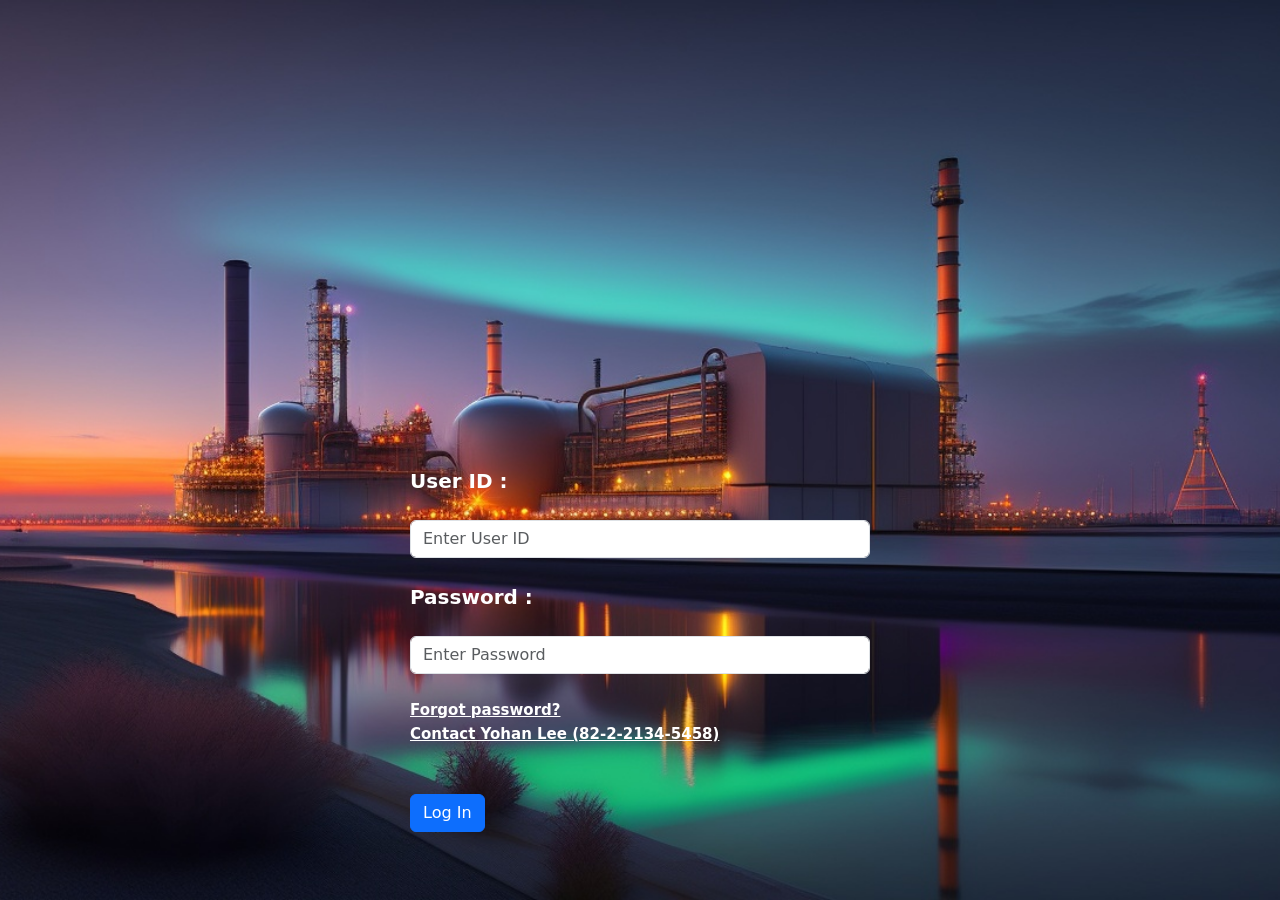
<file: index.html>
<!doctype html>
<html lang="en">

<head>
    <meta charset="utf-8">
    <meta name="viewport" content="width=device-width, initial-scale=1">
    <title>Hyundai Engineering Piping_Login</title>
    <link rel="stylesheet"
        href="https://s3.ap-northeast-2.amazonaws.com/materials.spartacodingclub.kr/easygpt/default.css">
    <link href="https://cdn.jsdelivr.net/npm/bootstrap@5.2.3/dist/css/bootstrap.min.css" rel="stylesheet"
        integrity="sha384-rbsA2VBKQhggwzxH7pPCaAqO46MgnOM80zW1RWuH61DGLwZJEdK2Kadq2F9CUG65" crossorigin="anonymous">
    <script src="https://cdn.jsdelivr.net/npm/bootstrap@5.2.3/dist/js/bootstrap.bundle.min.js"
        integrity="sha384-kenU1KFdBIe4zVF0s0G1M5b4hcpxyD9F7jL+jjXkk+Q2h455rYXK/7HAuoJl+0I4"
        crossorigin="anonymous"></script>

    <style>
        .container {
			width: 500px;
			margin: auto;
			margin-top: 450px;
			position: absolute;
			top: 0; bottom: 0; left: 0; right: 0;
			padding: 20px;
			border-radius: 5px;
			background-image: url("");
			font-weight: bold;
			}

		body {
			background-image: url("Plant.jfif");
			background-size: cover;
			background-repeat: no-repeat;
			background-position: center center;
			background-attachment: fixed;
		}

		.link-primary2{
			color: rgb(255, 255, 255);
			font-weight: bold;
			font-size: 20px;
		}

		.link-primary3{
			color: rgb(255, 255, 255);
			font-size: 15px;
		}

    </style>
</head>

<body>
	<body show-background-image="" style="background-color: rgb(255, 255, 255);">
		<div class="container py-3">
			<form>
				<div class="form-group">
					<label class="link-primary2" for="username">User ID :</label>
					<div><br></div>
					<input type="username" class="form-control" id="username" placeholder="Enter User ID" name="username">
					<div><br></div>
					</div>
				<div class="form-group">
					<label class="link-primary2" for="password">Password : <br></label>
					<div><br></div>
					<input type="password" class="form-control" id="password" placeholder="Enter Password" name="pswd">
					<div><br></div>
					</div>
				<a class="link-primary3">Forgot password?<br> Contact Yohan Lee (82-2-2134-5458) </a>
				<div><br></div>
				<div><br></div>
				<button type="button" class="btn btn-primary" id="login_btn" onclick="login()">Log In</button>	
			</form>

		</div>
	</body>
</body>
<script src="dimension_table/js/login.js" defer=""></script>	

</html>
</file>
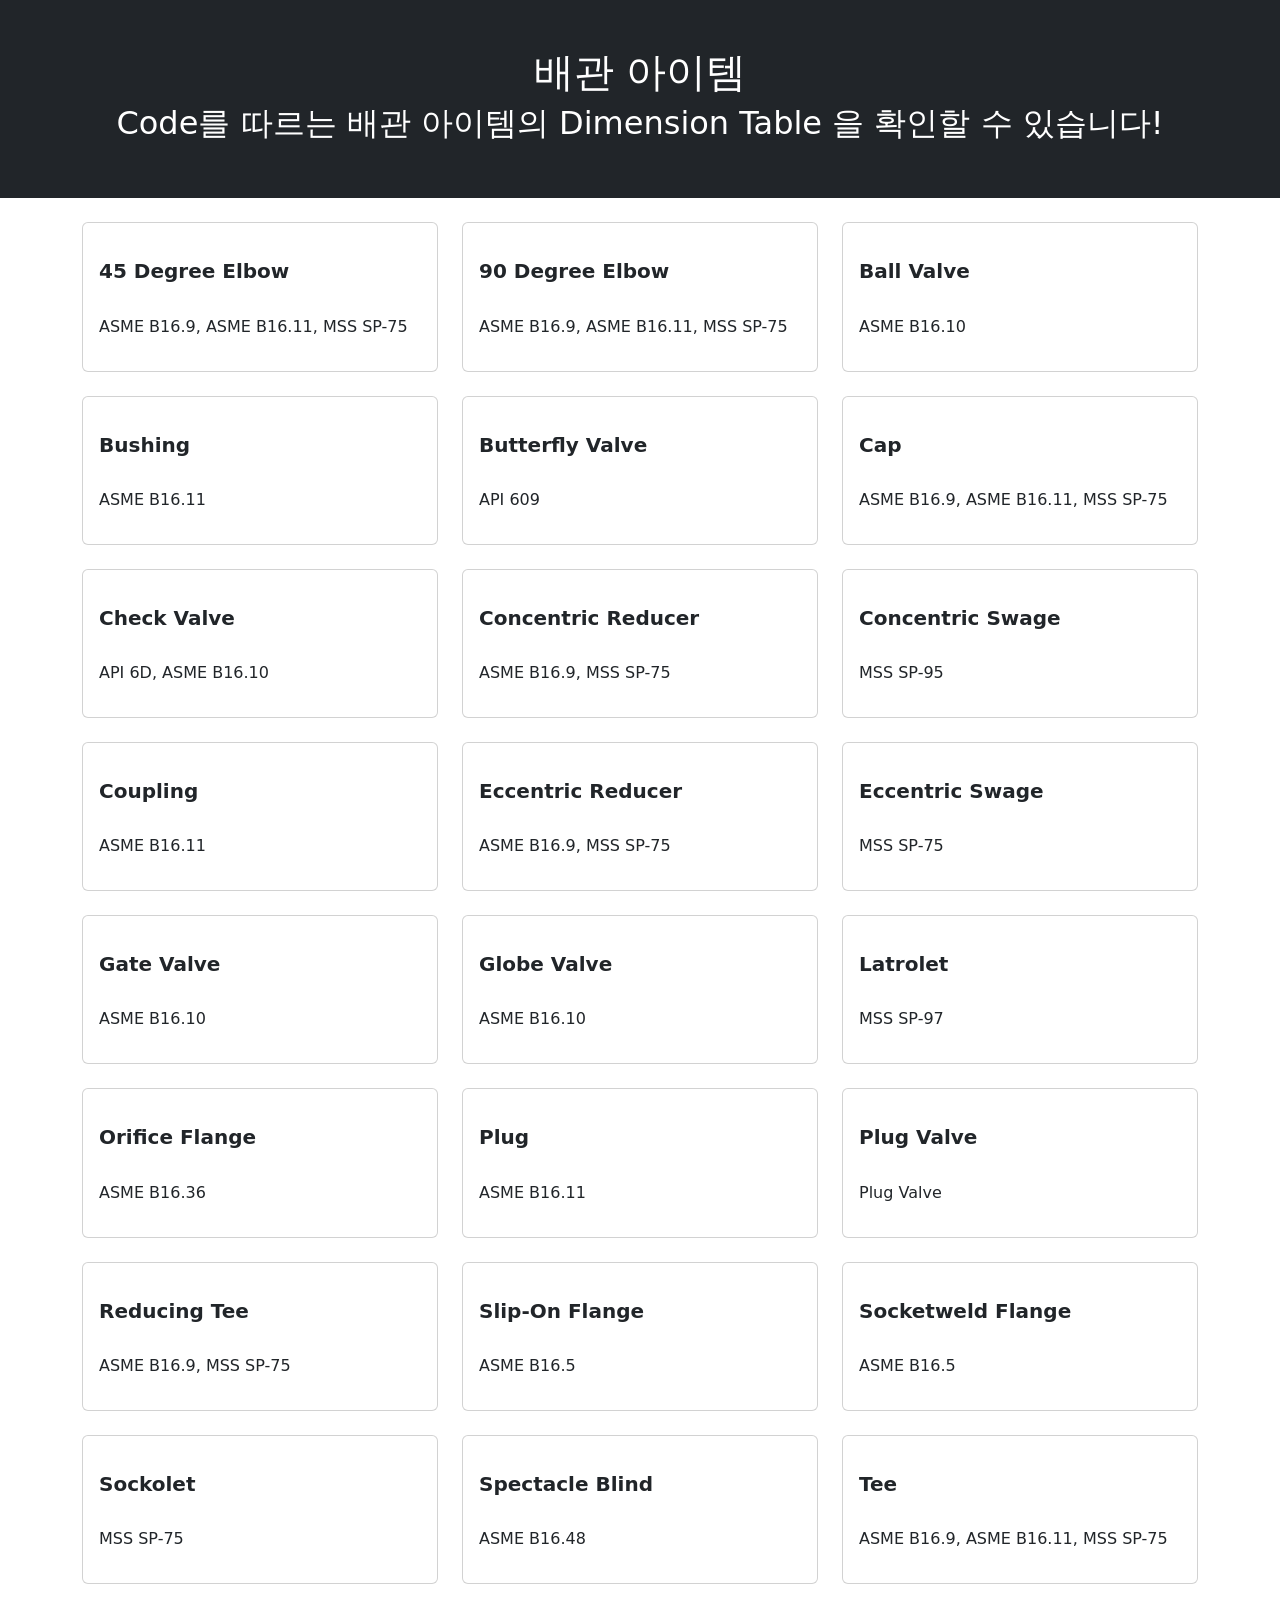
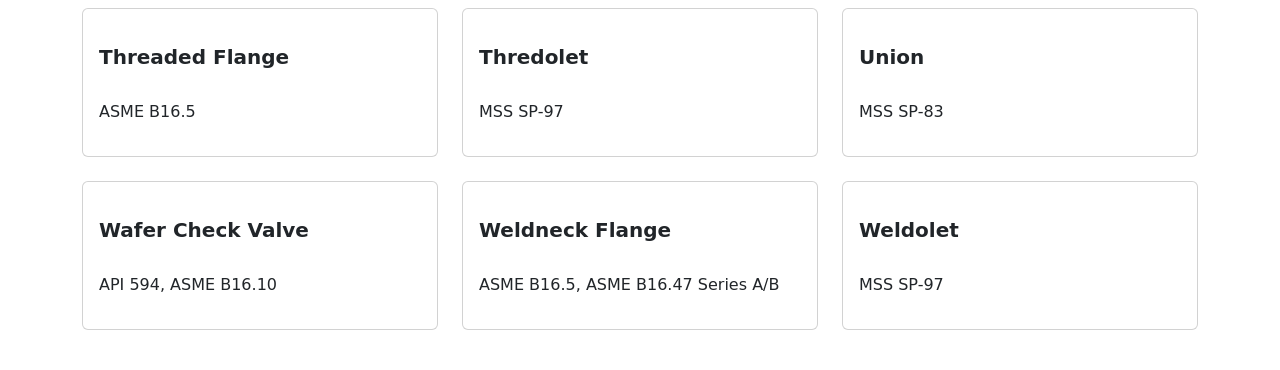
<file: dimension.html>
<!doctype html>
<html lang="en">

<head>
    <meta charset="utf-8">
    <meta name="viewport" content="width=device-width, initial-scale=1">
    <title>Hyundai Engineering Piping_Table</title>
    <link rel="stylesheet"
        href="https://s3.ap-northeast-2.amazonaws.com/materials.spartacodingclub.kr/easygpt/default.css">
    <link href="https://cdn.jsdelivr.net/npm/bootstrap@5.2.3/dist/css/bootstrap.min.css" rel="stylesheet"
        integrity="sha384-rbsA2VBKQhggwzxH7pPCaAqO46MgnOM80zW1RWuH61DGLwZJEdK2Kadq2F9CUG65" crossorigin="anonymous">
    <script src="https://cdn.jsdelivr.net/npm/bootstrap@5.2.3/dist/js/bootstrap.bundle.min.js"
        integrity="sha384-kenU1KFdBIe4zVF0s0G1M5b4hcpxyD9F7jL+jjXkk+Q2h455rYXK/7HAuoJl+0I4"
        crossorigin="anonymous"></script>

    <style>        
        /* 꾸미기 */
        .card:hover {
            transform: scale(1.05);
            /* 확대 비율 */
            transition: all 0.3s ease-in-out;
            /* 부드러운 애니메이션 효과 */
            }

        .card-title {
            font-weight: bold;
            }

        .card-title {
            margin-top: 20px;
            }
        
        .py-3 {
            padding-top: 1.5rem!important;
            }
            
    </style>
</head>

<body>
    <div class="hero bg-dark text-center py-5">
        <h1 class="text-white">배관 아이템</h1>
        <h2 class="text-white">Code를 따르는 배관 아이템의 Dimension Table 을 확인할 수 있습니다!</h2>
    </div>
    <div class="container py-3">
        <div class="row">
            <div class="col-md-4 mb-4">
                <div class="card">
                    <!-- <img src="dimension_table/image/45DegreeElbow.png" class="card-img-top" alt="45DegreeElbow"> -->
                    <div class="card-body">
                        <h5 class="card-title">45 Degree Elbow</h5>
                        <h6 class="card-subtitle mb-2 text-muted"><br></h6>
                        <p class="card-text">ASME B16.9, ASME B16.11, MSS SP-75</p>
                        <a href="dimension_table/html/45DegLRElbow.htm" class="card-link stretched-link" target="_blank"></a>
                    </div>
                </div>
            </div>
            <div class="col-md-4 mb-4">
                <div class="card">
                    <div class="card-body">
                        <h5 class="card-title">90 Degree Elbow</h5>
                        <h6 class="card-subtitle mb-2 text-muted"><br></h6>
                        <p class="card-text">ASME B16.9, ASME B16.11, MSS SP-75</p>
                        <a href="dimension_table/html/90DegLRElbow.htm" class="card-link stretched-link" target="_blank"></a>
                    </div>
                </div>
            </div>
            <div class="col-md-4 mb-4">
                <div class="card">
                    <div class="card-body">
                        <h5 class="card-title">Ball Valve</h5>
                        <h6 class="card-subtitle mb-2 text-muted"><br></h6>
                        <p class="card-text">ASME B16.10</p>
                        <a href="dimension_table/html/BallValve.htm" class="card-link stretched-link" target="_blank"></a>
                    </div>
                </div>
            </div>
            <div class="col-md-4 mb-4">
                <div class="card">
                    <div class="card-body">
                        <h5 class="card-title">Bushing</h5>
                        <h6 class="card-subtitle mb-2 text-muted"><br></h6>
                        <p class="card-text">ASME B16.11</p>
                        <a href="dimension_table/html/Bushing.htm" class="card-link stretched-link" target="_blank"></a>
                    </div>
                </div>
            </div>
            <div class="col-md-4 mb-4">
                <div class="card">
                    <div class="card-body">
                        <h5 class="card-title">Butterfly Valve</h5>
                        <h6 class="card-subtitle mb-2 text-muted"><br></h6>
                        <p class="card-text">API 609</p>
                        <a href="dimension_table/html/ButterflyValve.htm" class="card-link stretched-link" target="_blank"></a>
                    </div>
                </div>
            </div>
            <div class="col-md-4 mb-4">
                <div class="card">
                    <div class="card-body">
                        <h5 class="card-title">Cap</h5>
                        <h6 class="card-subtitle mb-2 text-muted"><br></h6>
                        <p class="card-text">ASME B16.9, ASME B16.11, MSS SP-75</p>
                        <a href="dimension_table/html/Cap.htm" class="card-link stretched-link" target="_blank"></a>
                    </div>
                </div>
            </div>
            <div class="col-md-4 mb-4">
                <div class="card">
                    <div class="card-body">
                        <h5 class="card-title">Check Valve</h5>
                        <h6 class="card-subtitle mb-2 text-muted"><br></h6>
                        <p class="card-text">API 6D, ASME B16.10</p>
                        <a href="dimension_table/html/CheckValve.htm" class="card-link stretched-link" target="_blank"></a>
                    </div>
                </div>
            </div>
            <div class="col-md-4 mb-4">
                <div class="card">
                    <div class="card-body">
                        <h5 class="card-title">Concentric Reducer</h5>
                        <h6 class="card-subtitle mb-2 text-muted"><br></h6>
                        <p class="card-text">ASME B16.9, MSS SP-75</p>
                        <a href="dimension_table/html/ConcentricReducer.htm" class="card-link stretched-link" target="_blank"></a>
                    </div>
                </div>
            </div>
            <div class="col-md-4 mb-4">
                <div class="card">
                    <div class="card-body">
                        <h5 class="card-title">Concentric Swage</h5>
                        <h6 class="card-subtitle mb-2 text-muted"><br></h6>
                        <p class="card-text">MSS SP-95</p>
                        <a href="dimension_table/html/ConcentricSwage.htm" class="card-link stretched-link" target="_blank"></a>
                    </div>
                </div>
            </div>
            <div class="col-md-4 mb-4">
                <div class="card">
                    <div class="card-body">
                        <h5 class="card-title">Coupling</h5>
                        <h6 class="card-subtitle mb-2 text-muted"><br></h6>
                        <p class="card-text">ASME B16.11</p>
                        <a href="dimension_table/html/Coupling.htm" class="card-link stretched-link" target="_blank"></a>
                    </div>
                </div>
            </div>
            <div class="col-md-4 mb-4">
                <div class="card">
                    <div class="card-body">
                        <h5 class="card-title">Eccentric Reducer</h5>
                        <h6 class="card-subtitle mb-2 text-muted"><br></h6>
                        <p class="card-text">ASME B16.9, MSS SP-75</p>
                        <a href="dimension_table/html/EccentricReducer.htm" class="card-link stretched-link" target="_blank"></a>
                    </div>
                </div>
            </div>
            <div class="col-md-4 mb-4">
                <div class="card">
                    <div class="card-body">
                        <h5 class="card-title">Eccentric Swage</h5>
                        <h6 class="card-subtitle mb-2 text-muted"><br></h6>
                        <p class="card-text">MSS SP-75</p>
                        <a href="dimension_table/html/EccentricSwage.htm" class="card-link stretched-link" target="_blank"></a>
                    </div>
                </div>
            </div>
            <div class="col-md-4 mb-4">
                <div class="card">
                    <div class="card-body">
                        <h5 class="card-title">Gate Valve</h5>
                        <h6 class="card-subtitle mb-2 text-muted"><br></h6>
                        <p class="card-text">ASME B16.10</p>
                        <a href="dimension_table/html/GateValve.htm" class="card-link stretched-link" target="_blank"></a>
                    </div>
                </div>
            </div>
            <div class="col-md-4 mb-4">
                <div class="card">
                    <div class="card-body">
                        <h5 class="card-title">Globe Valve</h5>
                        <h6 class="card-subtitle mb-2 text-muted"><br></h6>
                        <p class="card-text">ASME B16.10</p>
                        <a href="dimension_table/html/GlobeValve.htm" class="card-link stretched-link" target="_blank"></a>
                    </div>
                </div>
            </div>
            <div class="col-md-4 mb-4">
                <div class="card">
                    <div class="card-body">
                        <h5 class="card-title">Latrolet</h5>
                        <h6 class="card-subtitle mb-2 text-muted"><br></h6>
                        <p class="card-text">MSS SP-97</p>
                        <a href="dimension_table/html/Latrolet.htm" class="card-link stretched-link" target="_blank"></a>
                    </div>
                </div>
            </div>
            <div class="col-md-4 mb-4">
                <div class="card">
                    <div class="card-body">
                        <h5 class="card-title">Orifice Flange</h5>
                        <h6 class="card-subtitle mb-2 text-muted"><br></h6>
                        <p class="card-text">ASME B16.36</p>
                        <a href="dimension_table/html/OrificeFlange.htm" class="card-link stretched-link" target="_blank"></a>
                    </div>
                </div>
            </div>
            <div class="col-md-4 mb-4">
                <div class="card">
                    <div class="card-body">
                        <h5 class="card-title">Plug</h5>
                        <h6 class="card-subtitle mb-2 text-muted"><br></h6>
                        <p class="card-text">ASME B16.11</p>
                        <a href="dimension_table/html/Plug.htm" class="card-link stretched-link" target="_blank"></a>
                    </div>
                </div>
            </div>
            <div class="col-md-4 mb-4">
                <div class="card">
                    <div class="card-body">
                        <h5 class="card-title">Plug Valve</h5>
                        <h6 class="card-subtitle mb-2 text-muted"><br></h6>
                        <p class="card-text">Plug Valve</p>
                        <a href="dimension_table/html/PlugValve.htm" class="card-link stretched-link" target="_blank"></a>
                    </div>
                </div>
            </div>
            <div class="col-md-4 mb-4">
                <div class="card">
                    <div class="card-body">
                        <h5 class="card-title">Reducing Tee</h5>
                        <h6 class="card-subtitle mb-2 text-muted"><br></h6>
                        <p class="card-text">ASME B16.9, MSS SP-75</p>
                        <a href="dimension_table/html/ReducingTee.htm" class="card-link stretched-link" target="_blank"></a>
                    </div>
                </div>
            </div>
            <div class="col-md-4 mb-4">
                <div class="card">
                    <div class="card-body">
                        <h5 class="card-title">Slip-On Flange</h5>
                        <h6 class="card-subtitle mb-2 text-muted"><br></h6>
                        <p class="card-text">ASME B16.5</p>
                        <a href="dimension_table/html/SlipOnFlange (SW,SO).htm" class="card-link stretched-link" target="_blank"></a>
                    </div>
                </div>
            </div>
            <div class="col-md-4 mb-4">
                <div class="card">
                    <div class="card-body">
                        <h5 class="card-title">Socketweld Flange</h5>
                        <h6 class="card-subtitle mb-2 text-muted"><br></h6>
                        <p class="card-text">ASME B16.5</p>
                        <a href="dimension_table/html/SocketweldFlange (SW,SO).htm" class="card-link stretched-link" target="_blank"></a>
                    </div>
                </div>
            </div>
            <div class="col-md-4 mb-4">
                <div class="card">
                    <div class="card-body">
                        <h5 class="card-title">Sockolet</h5>
                        <h6 class="card-subtitle mb-2 text-muted"><br></h6>
                        <p class="card-text">MSS SP-75</p>
                        <a href="dimension_table/html/Sockolet.htm" class="card-link stretched-link" target="_blank"></a>
                    </div>
                </div>
            </div>
            <div class="col-md-4 mb-4">
                <div class="card">
                    <div class="card-body">
                        <h5 class="card-title">Spectacle Blind</h5>
                        <h6 class="card-subtitle mb-2 text-muted"><br></h6>
                        <p class="card-text">ASME B16.48</p>
                        <a href="dimension_table/html/SpectacleBlind.htm" class="card-link stretched-link" target="_blank"></a>
                    </div>
                </div>
            </div>
            <div class="col-md-4 mb-4">
                <div class="card">
                    <div class="card-body">
                        <h5 class="card-title">Tee</h5>
                        <h6 class="card-subtitle mb-2 text-muted"><br></h6>
                        <p class="card-text">ASME B16.9, ASME B16.11, MSS SP-75</p>
                        <a href="dimension_table/html/Tee.htm" class="card-link stretched-link" target="_blank"></a>
                    </div>
                </div>
            </div>            
            <div class="col-md-4 mb-4">
                <div class="card">
                    <div class="card-body">
                        <h5 class="card-title">Threaded Flange</h5>
                        <h6 class="card-subtitle mb-2 text-muted"><br></h6>
                        <p class="card-text">ASME B16.5</p>
                        <a href="dimension_table/html/ThreadedFlange (SW,SO,TH).htm" class="card-link stretched-link" target="_blank"></a>
                    </div>
                </div>
            </div>
            <div class="col-md-4 mb-4">
                <div class="card">
                    <div class="card-body">
                        <h5 class="card-title">Thredolet</h5>
                        <h6 class="card-subtitle mb-2 text-muted"><br></h6>
                        <p class="card-text">MSS SP-97</p>
                        <a href="dimension_table/html/Thredolet.htm" class="card-link stretched-link" target="_blank"></a>
                    </div>
                </div>
            </div>
            <div class="col-md-4 mb-4">
                <div class="card">
                    <div class="card-body">
                        <h5 class="card-title">Union</h5>
                        <h6 class="card-subtitle mb-2 text-muted"><br></h6>
                        <p class="card-text">MSS SP-83</p>
                        <a href="dimension_table/html/Union.htm" class="card-link stretched-link" target="_blank"></a>
                    </div>
                </div>
            </div>
            <div class="col-md-4 mb-4">
                <div class="card">
                    <div class="card-body">
                        <h5 class="card-title">Wafer Check Valve</h5>
                        <h6 class="card-subtitle mb-2 text-muted"><br></h6>
                        <p class="card-text">API 594, ASME B16.10</p>
                        <a href="dimension_table/html/WaferCheckValve.htm" class="card-link stretched-link" target="_blank"></a>
                    </div>
                </div>
            </div>
            <div class="col-md-4 mb-4">
                <div class="card">
                    <div class="card-body">
                        <h5 class="card-title">Weldneck Flange</h5>
                        <h6 class="card-subtitle mb-2 text-muted"><br></h6>
                        <p class="card-text">ASME B16.5, ASME B16.47 Series A/B</p>
                        <a href="dimension_table/html/WeldneckFlange.htm" class="card-link stretched-link" target="_blank"></a>
                    </div>
                </div>
            </div>
            <div class="col-md-4 mb-4">
                <div class="card">
                    <div class="card-body">
                        <h5 class="card-title">Weldolet</h5>
                        <h6 class="card-subtitle mb-2 text-muted"><br></h6>
                        <p class="card-text">MSS SP-97</p>
                        <a href="dimension_table/html/Weldolet.htm" class="card-link stretched-link" target="_blank"></a>
                    </div>
                </div>
            </div>            
        </div>
    </div>

</body>

</html>
</file>
